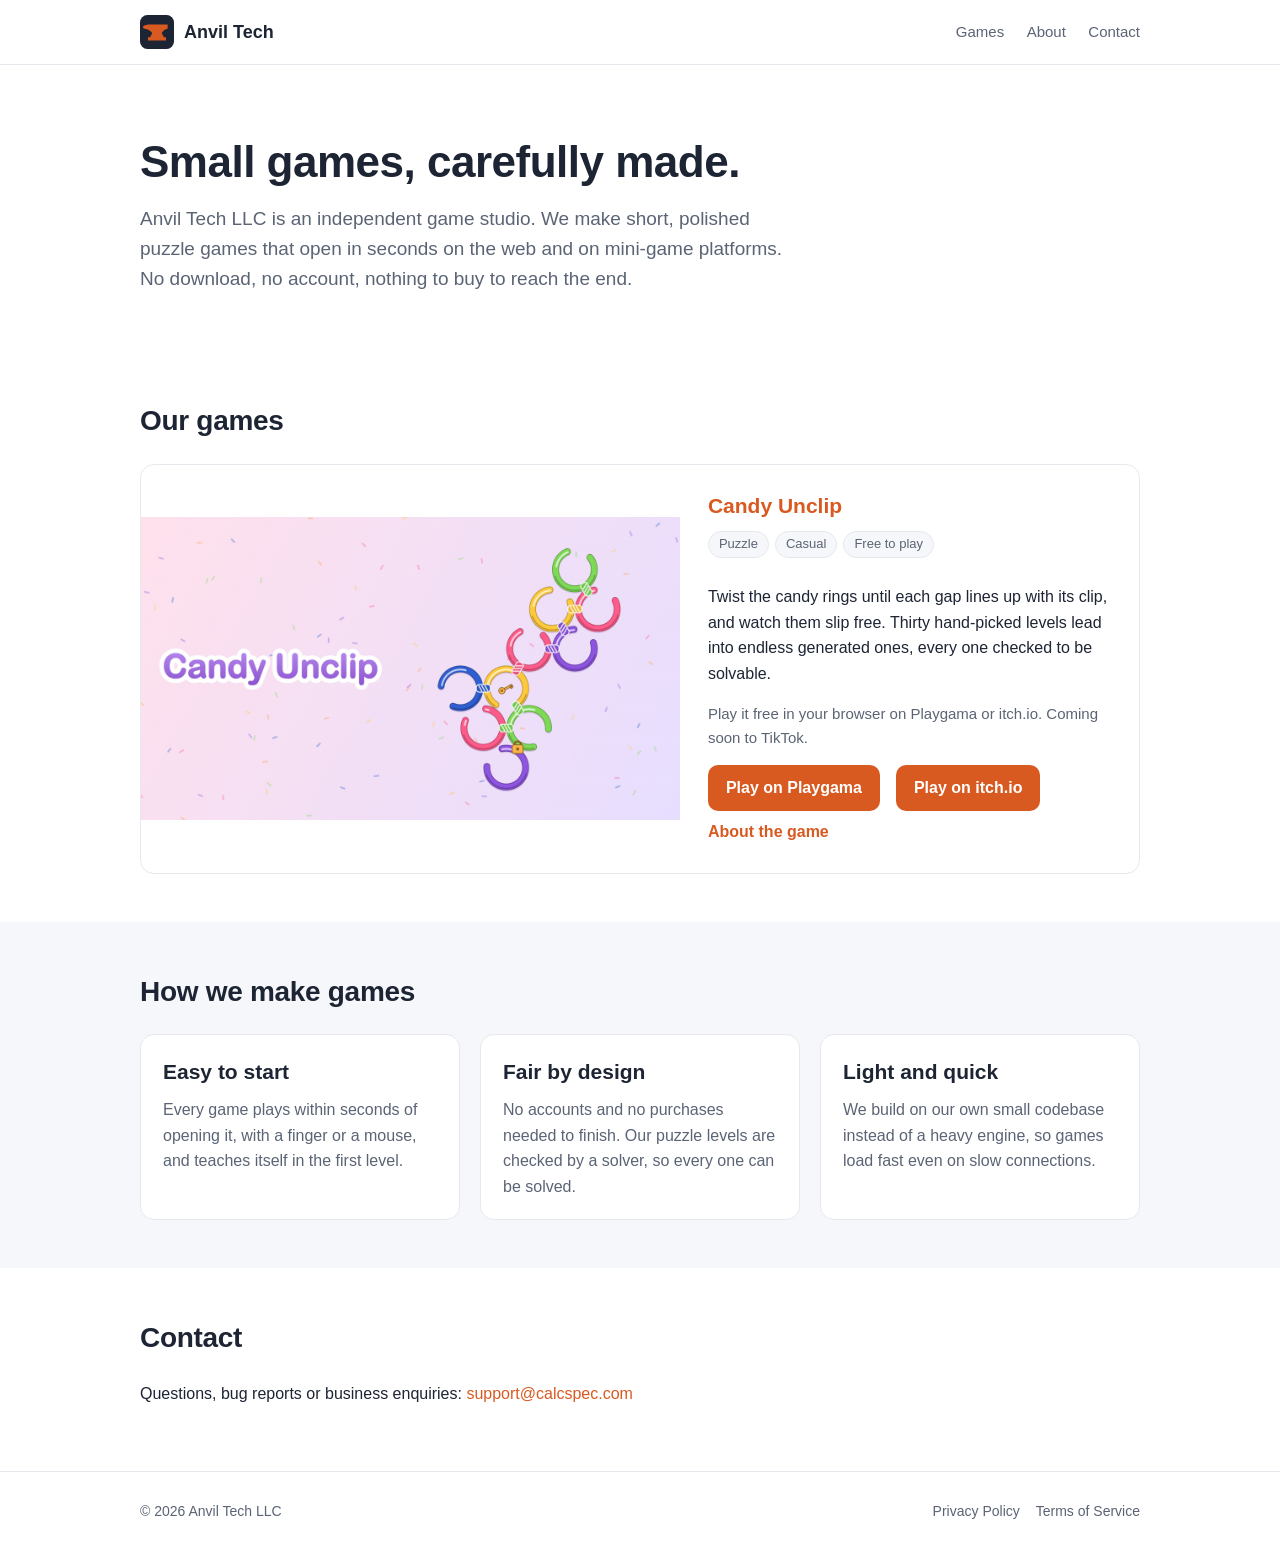
<file: index.html>
<!doctype html>
<html lang="en">
<head>
<meta charset="utf-8">
<meta name="viewport" content="width=device-width, initial-scale=1">
<title>Anvil Tech | Small games, carefully made</title>
<meta name="description" content="Anvil Tech LLC is an independent game studio making short, polished puzzle games for the web and for mini-game platforms.">
<link rel="icon" type="image/svg+xml" href="/assets/logo.svg">
<link rel="stylesheet" href="/assets/style.css">
</head>
<body>
<header class="site">
  <div class="wrap">
    <a class="brand" href="/"><img src="/assets/logo.svg" alt="">Anvil Tech</a>
    <nav class="site">
      <a href="/#games">Games</a>
      <a href="/#about">About</a>
      <a href="/#contact">Contact</a>
    </nav>
  </div>
</header>

<main>
  <div class="wrap hero">
    <h1>Small games, carefully made.</h1>
    <p>Anvil Tech LLC is an independent game studio. We make short, polished puzzle games that open in seconds on the web and on mini-game platforms. No download, no account, nothing to buy to reach the end.</p>
  </div>

  <section id="games">
    <div class="wrap">
      <h2>Our games</h2>
      <div class="card">
        <a href="/games/candy-unclip/"><img src="/assets/img/candy-unclip-cover.jpg" alt="Candy Unclip: candy-coloured rings clipped together" width="1280" height="720"></a>
        <div class="body">
          <h3><a href="/games/candy-unclip/">Candy Unclip</a></h3>
          <span class="tag">Puzzle</span><span class="tag">Casual</span><span class="tag">Free to play</span>
          <p>Twist the candy rings until each gap lines up with its clip, and watch them slip free. Thirty hand-picked levels lead into endless generated ones, every one checked to be solvable.</p>
          <p class="note">Play it free in your browser on Playgama or itch.io. Coming soon to TikTok.</p>
          <div class="actions">
            <a class="btn" href="https://playgama.ai/play/m6q2o6n37qvutb">Play on Playgama</a>
            <a class="btn" href="https://nightgaragegames.itch.io/candy-unclip">Play on itch.io</a>
            <a class="more" href="/games/candy-unclip/">About the game</a>
          </div>
        </div>
      </div>
    </div>
  </section>

  <section id="about" class="soft">
    <div class="wrap">
      <h2>How we make games</h2>
      <div class="grid3">
        <div>
          <h3>Easy to start</h3>
          <p>Every game plays within seconds of opening it, with a finger or a mouse, and teaches itself in the first level.</p>
        </div>
        <div>
          <h3>Fair by design</h3>
          <p>No accounts and no purchases needed to finish. Our puzzle levels are checked by a solver, so every one can be solved.</p>
        </div>
        <div>
          <h3>Light and quick</h3>
          <p>We build on our own small codebase instead of a heavy engine, so games load fast even on slow connections.</p>
        </div>
      </div>
    </div>
  </section>

  <section id="contact">
    <div class="wrap">
      <h2>Contact</h2>
      <p>Questions, bug reports or business enquiries: <a href="mailto:support@calcspec.com">support@calcspec.com</a></p>
    </div>
  </section>
</main>

<footer class="site">
  <div class="wrap">
    <span>© 2026 Anvil Tech LLC</span>
    <span><a href="/privacy/">Privacy Policy</a><a href="/terms/">Terms of Service</a></span>
  </div>
</footer>
</body>
</html>
</file>
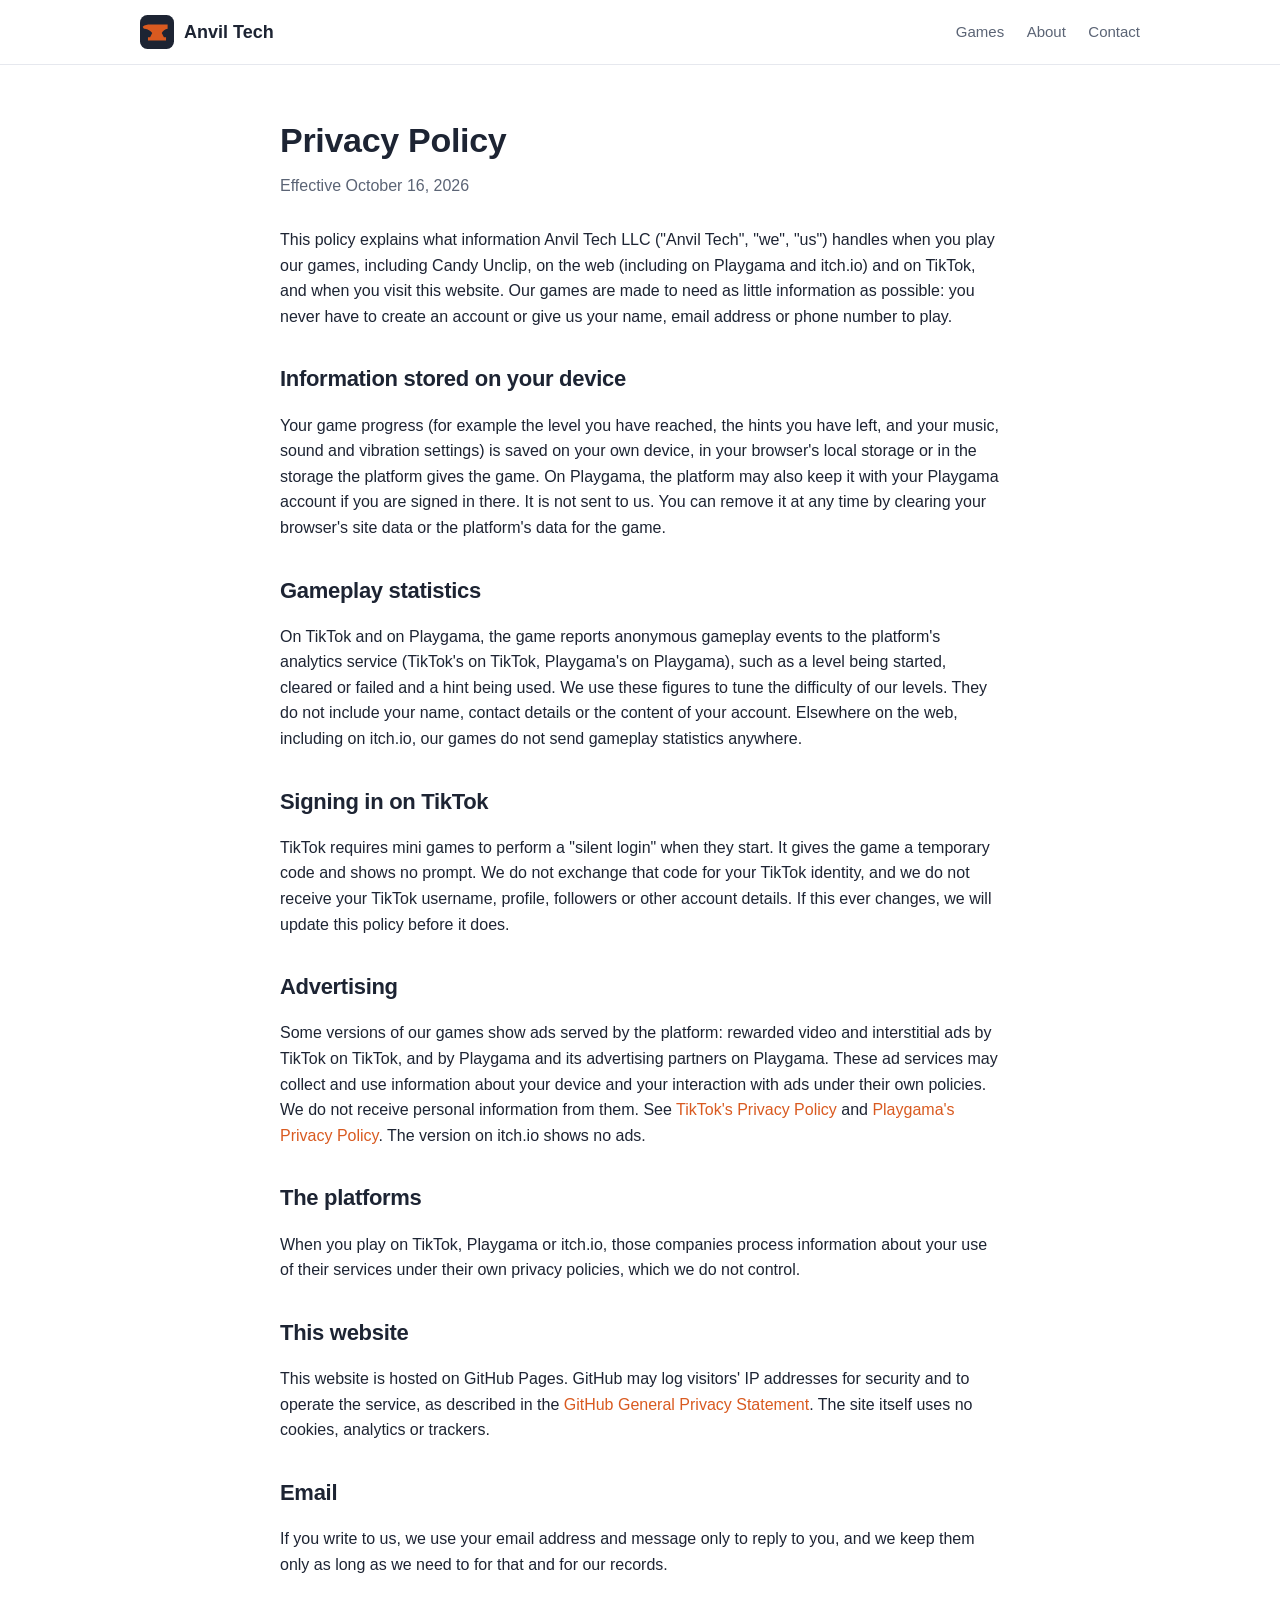
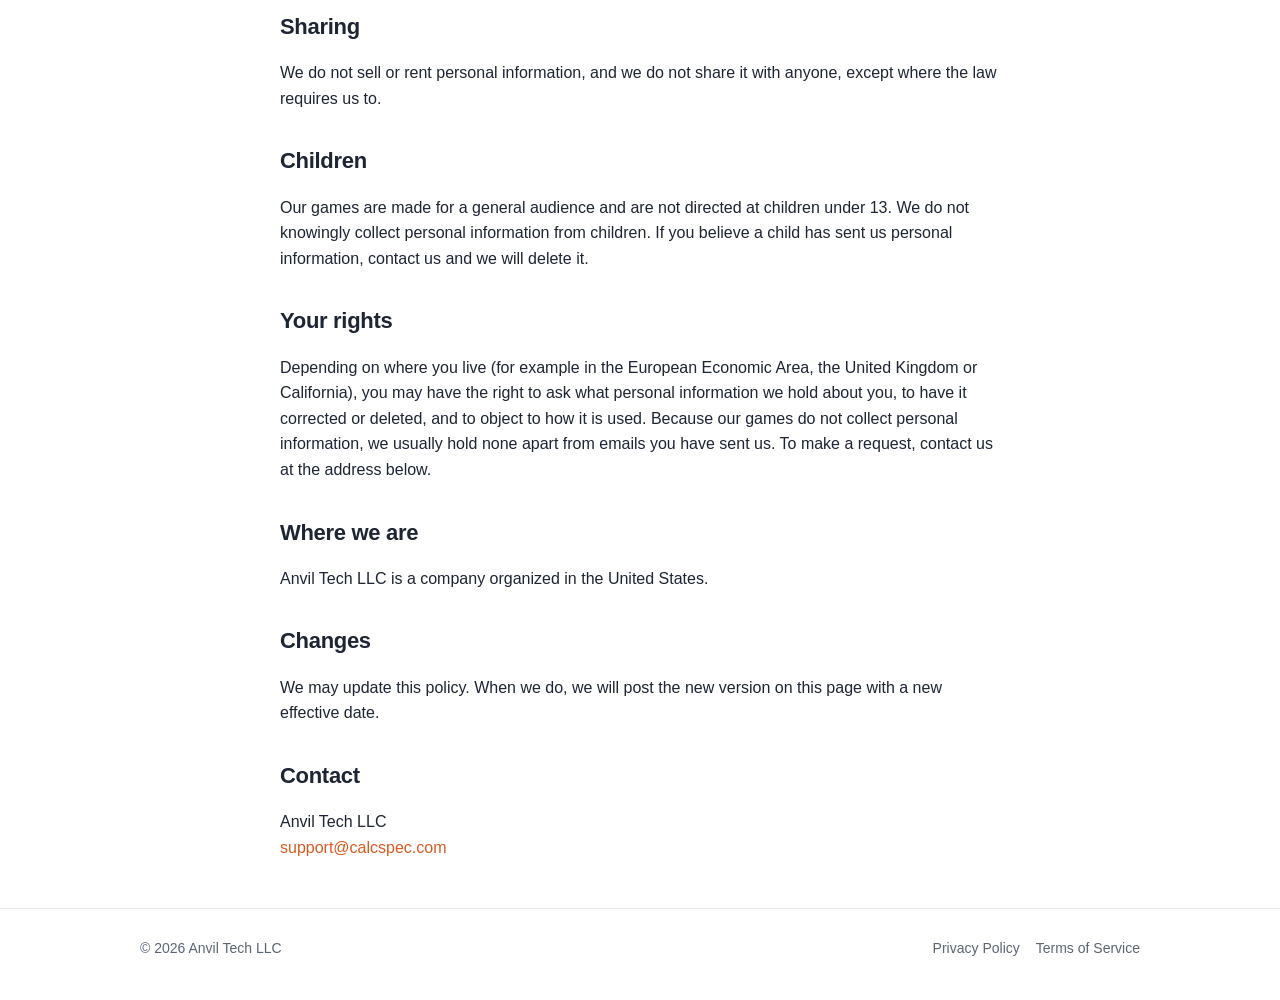
<file: privacy/index.html>
<!doctype html>
<html lang="en">
<head>
<meta charset="utf-8">
<meta name="viewport" content="width=device-width, initial-scale=1">
<title>Privacy Policy | Anvil Tech</title>
<meta name="description" content="How Anvil Tech LLC handles information in its games and on this website.">
<link rel="icon" type="image/svg+xml" href="/assets/logo.svg">
<link rel="stylesheet" href="/assets/style.css">
</head>
<body>
<header class="site">
  <div class="wrap">
    <a class="brand" href="/"><img src="/assets/logo.svg" alt="">Anvil Tech</a>
    <nav class="site">
      <a href="/#games">Games</a>
      <a href="/#about">About</a>
      <a href="/#contact">Contact</a>
    </nav>
  </div>
</header>

<main class="wrap doc">
  <h1>Privacy Policy</h1>
  <p class="date">Effective October 16, 2026</p>

  <p>This policy explains what information Anvil Tech LLC ("Anvil Tech", "we", "us") handles when you play our games, including Candy Unclip, on the web (including on Playgama and itch.io) and on TikTok, and when you visit this website. Our games are made to need as little information as possible: you never have to create an account or give us your name, email address or phone number to play.</p>

  <h2>Information stored on your device</h2>
  <p>Your game progress (for example the level you have reached, the hints you have left, and your music, sound and vibration settings) is saved on your own device, in your browser's local storage or in the storage the platform gives the game. On Playgama, the platform may also keep it with your Playgama account if you are signed in there. It is not sent to us. You can remove it at any time by clearing your browser's site data or the platform's data for the game.</p>

  <h2>Gameplay statistics</h2>
  <p>On TikTok and on Playgama, the game reports anonymous gameplay events to the platform's analytics service (TikTok's on TikTok, Playgama's on Playgama), such as a level being started, cleared or failed and a hint being used. We use these figures to tune the difficulty of our levels. They do not include your name, contact details or the content of your account. Elsewhere on the web, including on itch.io, our games do not send gameplay statistics anywhere.</p>

  <h2>Signing in on TikTok</h2>
  <p>TikTok requires mini games to perform a "silent login" when they start. It gives the game a temporary code and shows no prompt. We do not exchange that code for your TikTok identity, and we do not receive your TikTok username, profile, followers or other account details. If this ever changes, we will update this policy before it does.</p>

  <h2>Advertising</h2>
  <p>Some versions of our games show ads served by the platform: rewarded video and interstitial ads by TikTok on TikTok, and by Playgama and its advertising partners on Playgama. These ad services may collect and use information about your device and your interaction with ads under their own policies. We do not receive personal information from them. See <a href="https://www.tiktok.com/legal/privacy-policy">TikTok's Privacy Policy</a> and <a href="https://playgama.com/confidential">Playgama's Privacy Policy</a>. The version on itch.io shows no ads.</p>

  <h2>The platforms</h2>
  <p>When you play on TikTok, Playgama or itch.io, those companies process information about your use of their services under their own privacy policies, which we do not control.</p>

  <h2>This website</h2>
  <p>This website is hosted on GitHub Pages. GitHub may log visitors' IP addresses for security and to operate the service, as described in the <a href="https://docs.github.com/en/site-policy/privacy-policies/github-general-privacy-statement">GitHub General Privacy Statement</a>. The site itself uses no cookies, analytics or trackers.</p>

  <h2>Email</h2>
  <p>If you write to us, we use your email address and message only to reply to you, and we keep them only as long as we need to for that and for our records.</p>

  <h2>Sharing</h2>
  <p>We do not sell or rent personal information, and we do not share it with anyone, except where the law requires us to.</p>

  <h2>Children</h2>
  <p>Our games are made for a general audience and are not directed at children under 13. We do not knowingly collect personal information from children. If you believe a child has sent us personal information, contact us and we will delete it.</p>

  <h2>Your rights</h2>
  <p>Depending on where you live (for example in the European Economic Area, the United Kingdom or California), you may have the right to ask what personal information we hold about you, to have it corrected or deleted, and to object to how it is used. Because our games do not collect personal information, we usually hold none apart from emails you have sent us. To make a request, contact us at the address below.</p>

  <h2>Where we are</h2>
  <p>Anvil Tech LLC is a company organized in the United States.</p>

  <h2>Changes</h2>
  <p>We may update this policy. When we do, we will post the new version on this page with a new effective date.</p>

  <h2>Contact</h2>
  <p>Anvil Tech LLC<br><a href="mailto:support@calcspec.com">support@calcspec.com</a></p>
</main>

<footer class="site">
  <div class="wrap">
    <span>© 2026 Anvil Tech LLC</span>
    <span><a href="/privacy/" aria-current="page">Privacy Policy</a><a href="/terms/">Terms of Service</a></span>
  </div>
</footer>
</body>
</html>
</file>
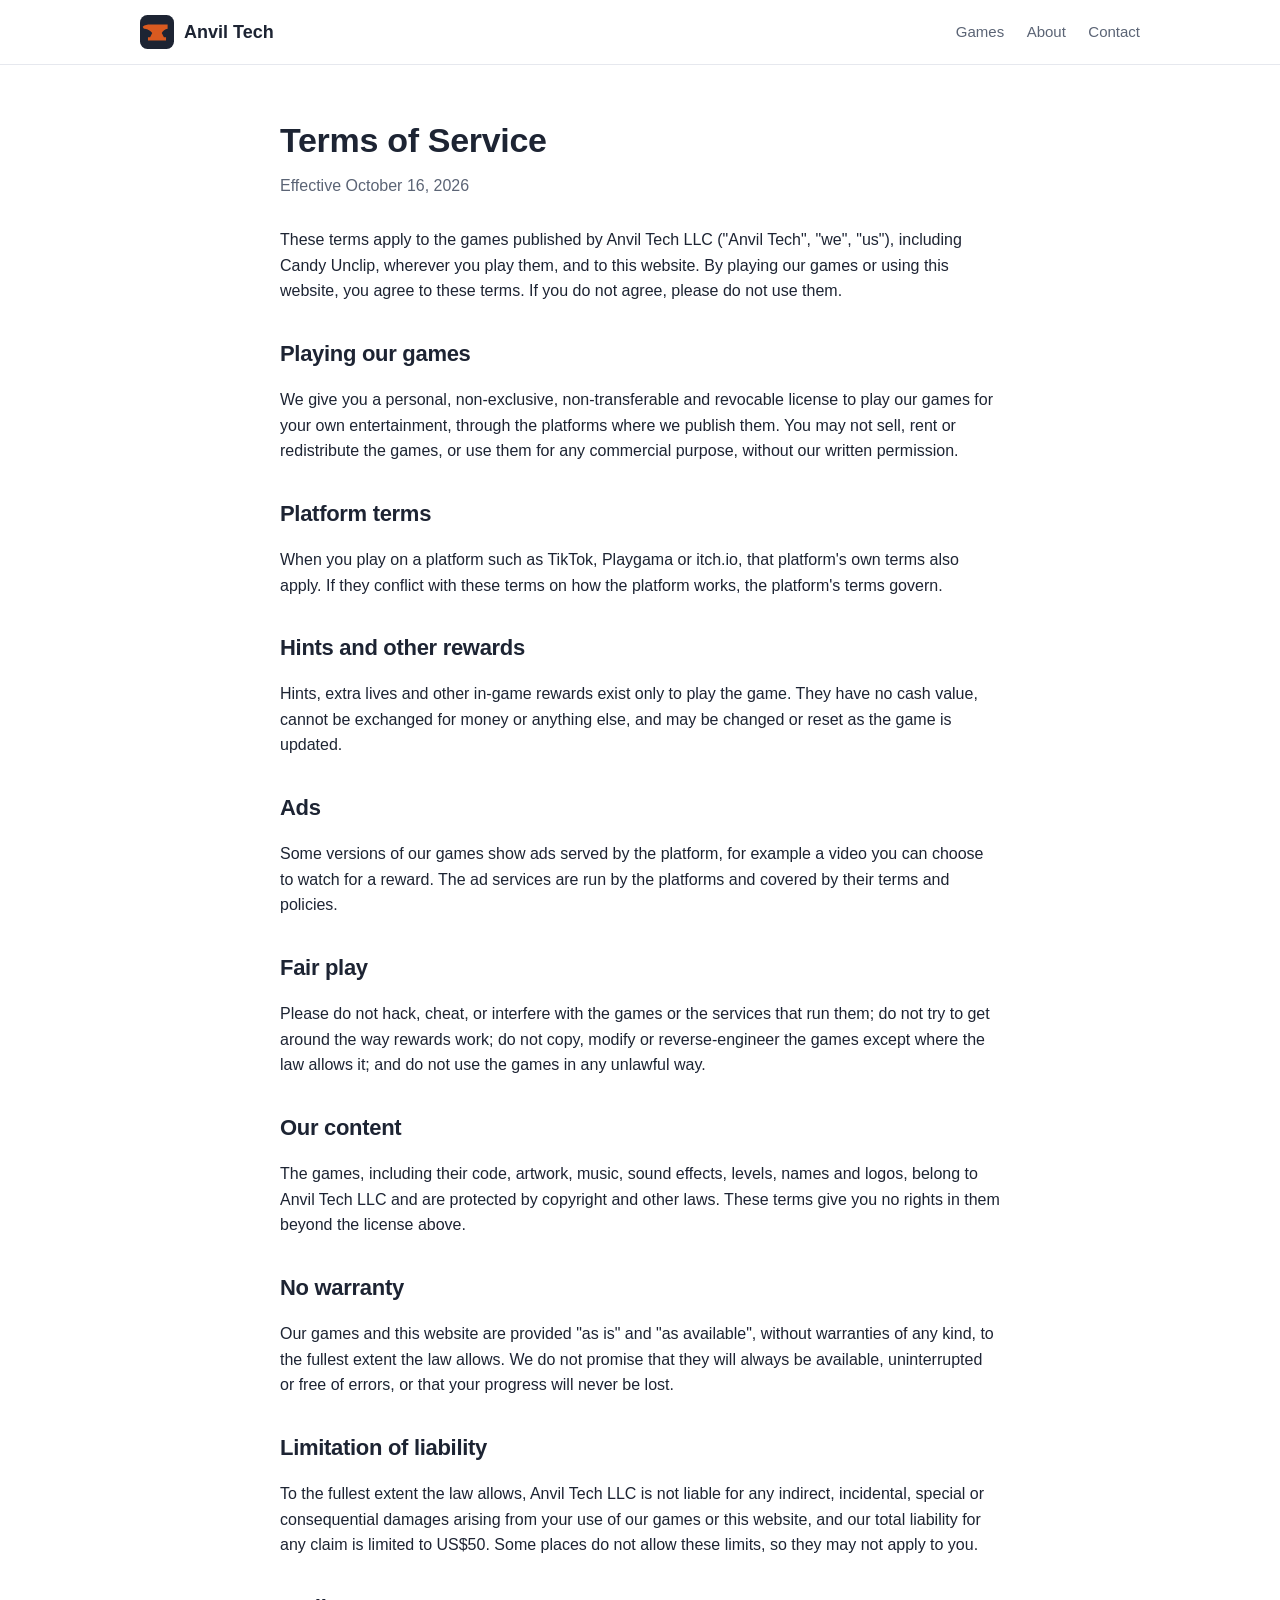
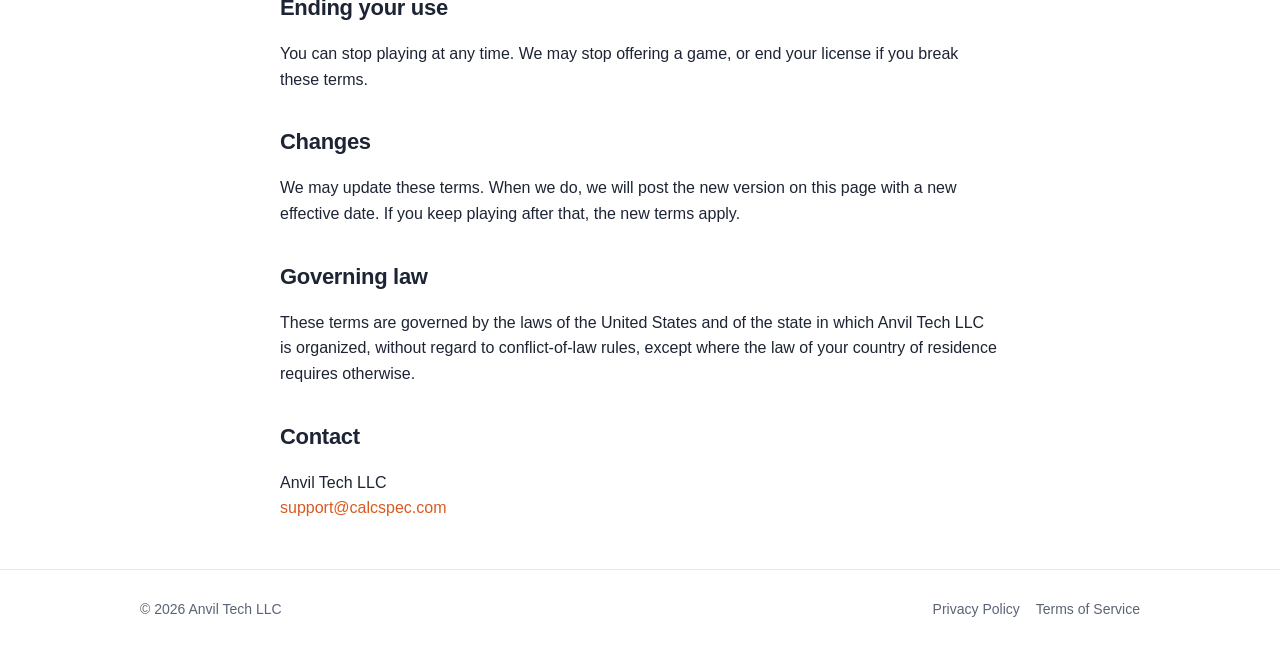
<file: terms/index.html>
<!doctype html>
<html lang="en">
<head>
<meta charset="utf-8">
<meta name="viewport" content="width=device-width, initial-scale=1">
<title>Terms of Service | Anvil Tech</title>
<meta name="description" content="The terms for playing games by Anvil Tech LLC and using this website.">
<link rel="icon" type="image/svg+xml" href="/assets/logo.svg">
<link rel="stylesheet" href="/assets/style.css">
</head>
<body>
<header class="site">
  <div class="wrap">
    <a class="brand" href="/"><img src="/assets/logo.svg" alt="">Anvil Tech</a>
    <nav class="site">
      <a href="/#games">Games</a>
      <a href="/#about">About</a>
      <a href="/#contact">Contact</a>
    </nav>
  </div>
</header>

<main class="wrap doc">
  <h1>Terms of Service</h1>
  <p class="date">Effective October 16, 2026</p>

  <p>These terms apply to the games published by Anvil Tech LLC ("Anvil Tech", "we", "us"), including Candy Unclip, wherever you play them, and to this website. By playing our games or using this website, you agree to these terms. If you do not agree, please do not use them.</p>

  <h2>Playing our games</h2>
  <p>We give you a personal, non-exclusive, non-transferable and revocable license to play our games for your own entertainment, through the platforms where we publish them. You may not sell, rent or redistribute the games, or use them for any commercial purpose, without our written permission.</p>

  <h2>Platform terms</h2>
  <p>When you play on a platform such as TikTok, Playgama or itch.io, that platform's own terms also apply. If they conflict with these terms on how the platform works, the platform's terms govern.</p>

  <h2>Hints and other rewards</h2>
  <p>Hints, extra lives and other in-game rewards exist only to play the game. They have no cash value, cannot be exchanged for money or anything else, and may be changed or reset as the game is updated.</p>

  <h2>Ads</h2>
  <p>Some versions of our games show ads served by the platform, for example a video you can choose to watch for a reward. The ad services are run by the platforms and covered by their terms and policies.</p>

  <h2>Fair play</h2>
  <p>Please do not hack, cheat, or interfere with the games or the services that run them; do not try to get around the way rewards work; do not copy, modify or reverse-engineer the games except where the law allows it; and do not use the games in any unlawful way.</p>

  <h2>Our content</h2>
  <p>The games, including their code, artwork, music, sound effects, levels, names and logos, belong to Anvil Tech LLC and are protected by copyright and other laws. These terms give you no rights in them beyond the license above.</p>

  <h2>No warranty</h2>
  <p>Our games and this website are provided "as is" and "as available", without warranties of any kind, to the fullest extent the law allows. We do not promise that they will always be available, uninterrupted or free of errors, or that your progress will never be lost.</p>

  <h2>Limitation of liability</h2>
  <p>To the fullest extent the law allows, Anvil Tech LLC is not liable for any indirect, incidental, special or consequential damages arising from your use of our games or this website, and our total liability for any claim is limited to US$50. Some places do not allow these limits, so they may not apply to you.</p>

  <h2>Ending your use</h2>
  <p>You can stop playing at any time. We may stop offering a game, or end your license if you break these terms.</p>

  <h2>Changes</h2>
  <p>We may update these terms. When we do, we will post the new version on this page with a new effective date. If you keep playing after that, the new terms apply.</p>

  <h2>Governing law</h2>
  <p>These terms are governed by the laws of the United States and of the state in which Anvil Tech LLC is organized, without regard to conflict-of-law rules, except where the law of your country of residence requires otherwise.</p>

  <h2>Contact</h2>
  <p>Anvil Tech LLC<br><a href="mailto:support@calcspec.com">support@calcspec.com</a></p>
</main>

<footer class="site">
  <div class="wrap">
    <span>© 2026 Anvil Tech LLC</span>
    <span><a href="/privacy/">Privacy Policy</a><a href="/terms/" aria-current="page">Terms of Service</a></span>
  </div>
</footer>
</body>
</html>
</file>
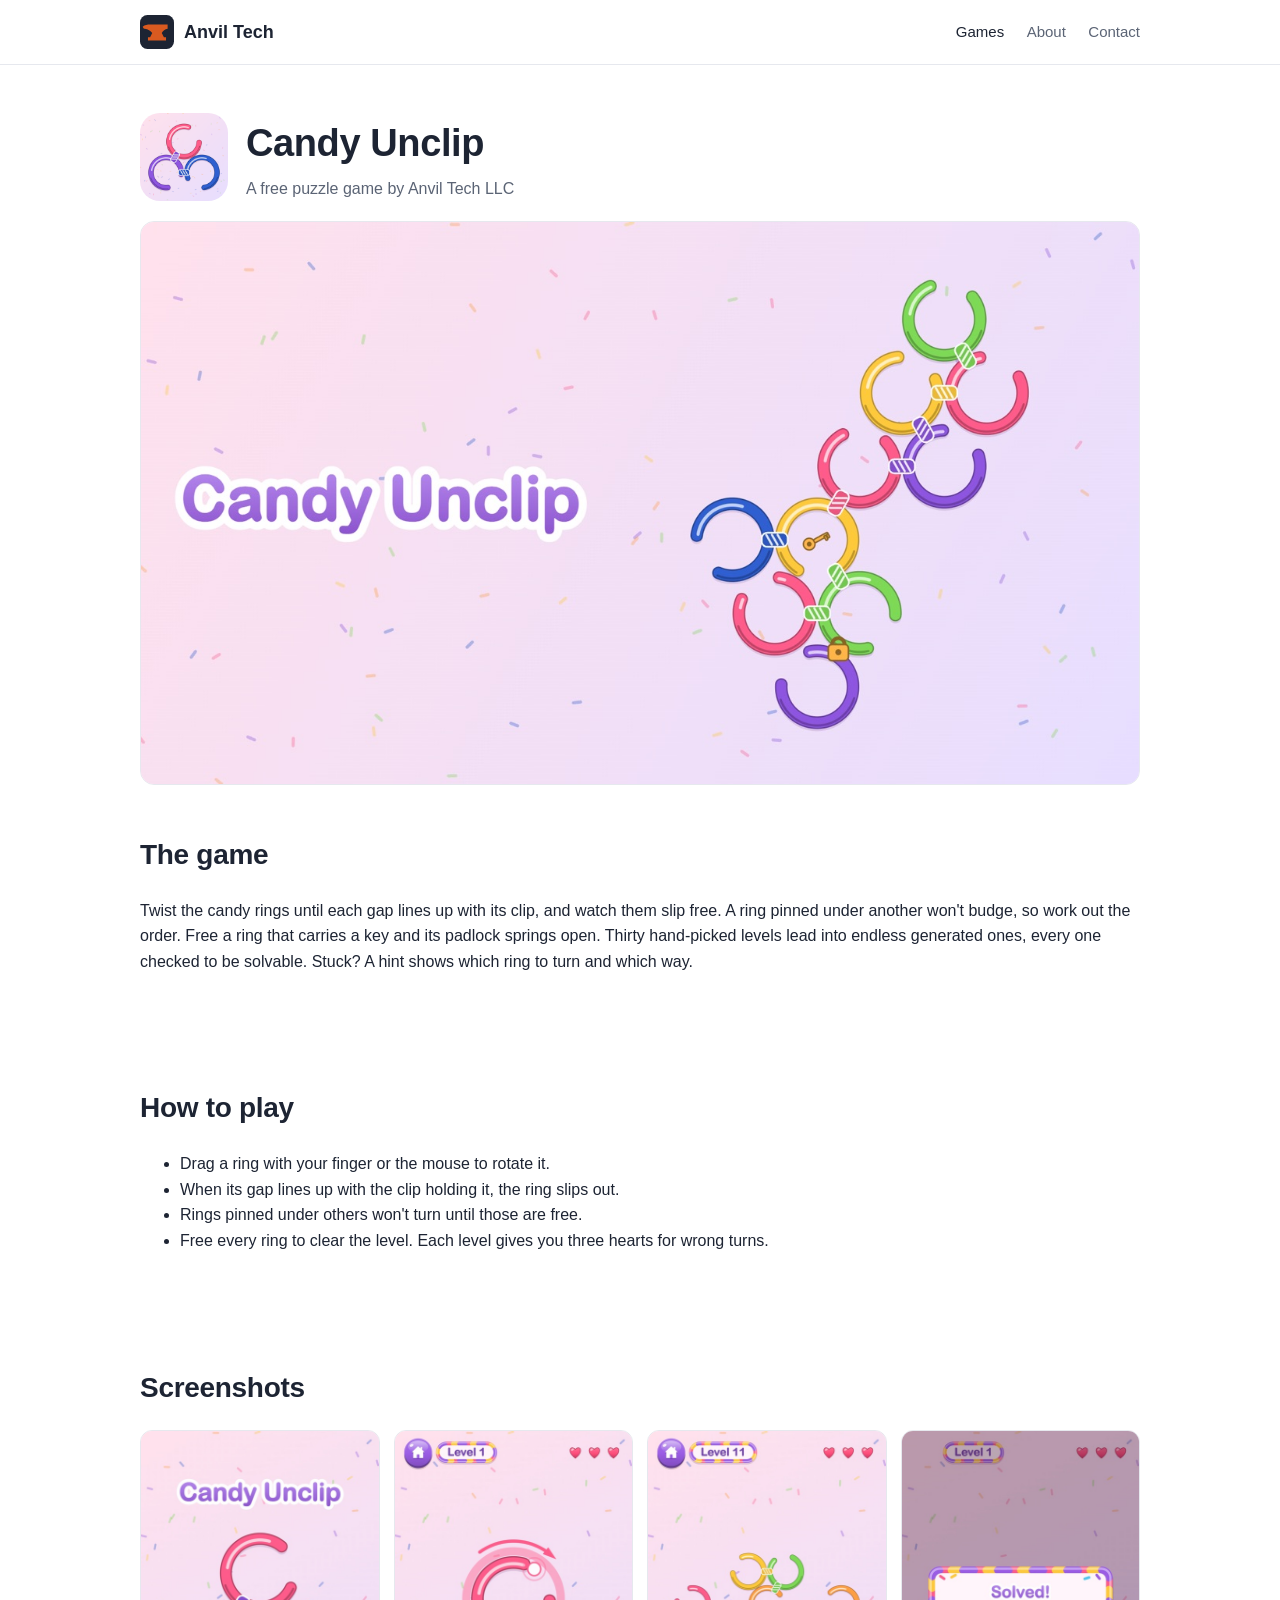
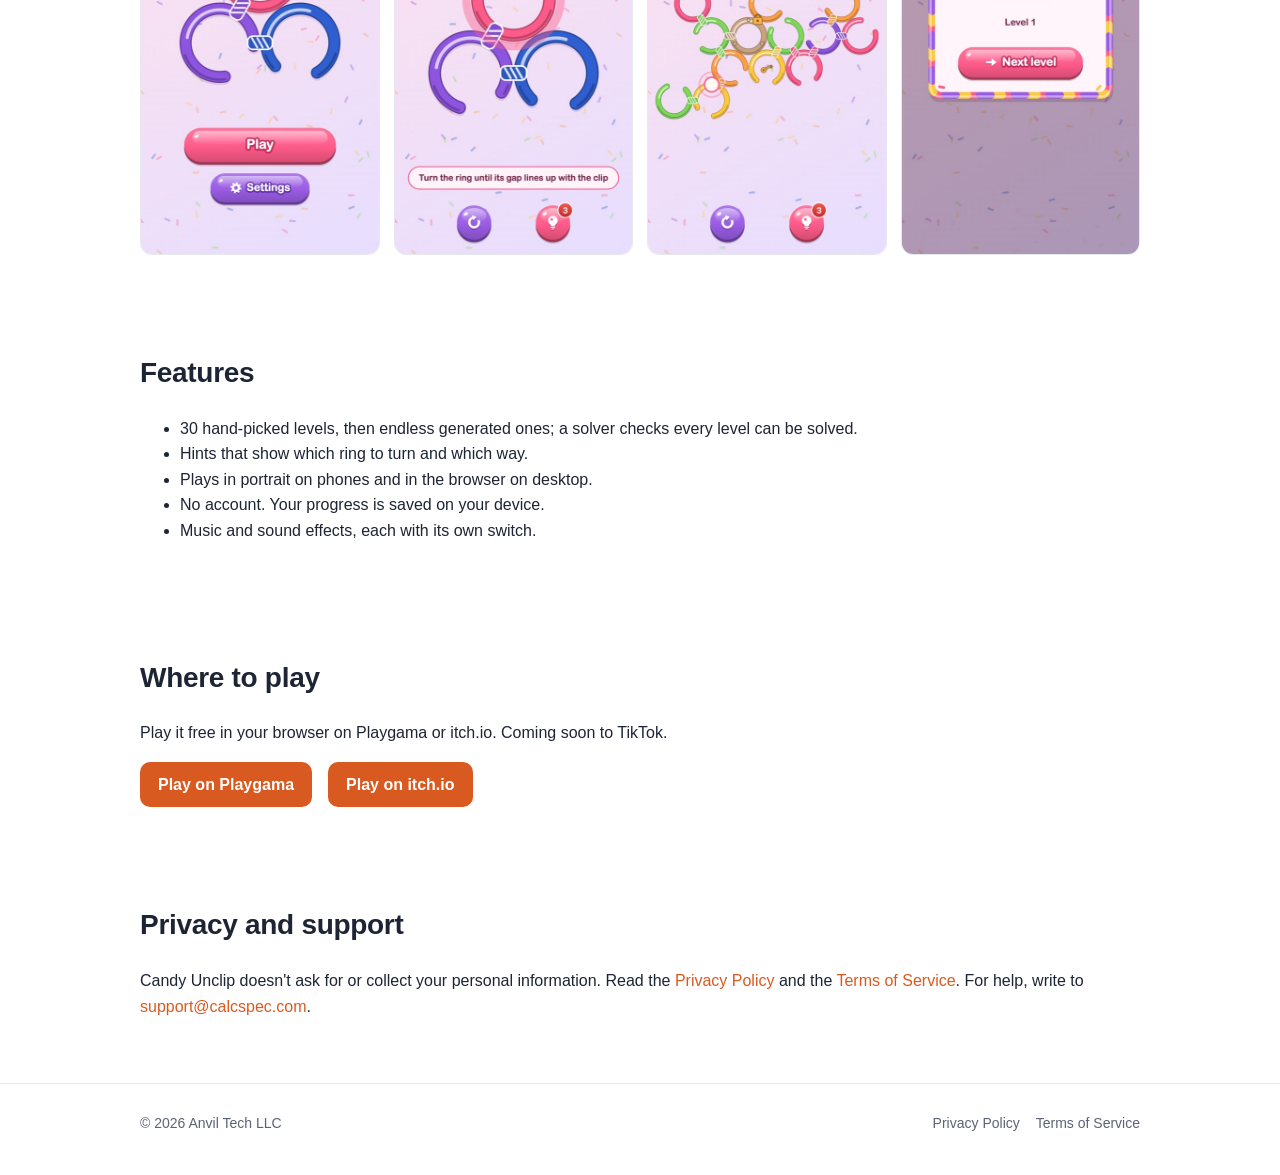
<file: games/candy-unclip/index.html>
<!doctype html>
<html lang="en">
<head>
<meta charset="utf-8">
<meta name="viewport" content="width=device-width, initial-scale=1">
<title>Candy Unclip | Anvil Tech</title>
<meta name="description" content="Candy Unclip: twist the candy rings until each gap lines up with its clip, and watch them slip free. A free puzzle game by Anvil Tech LLC.">
<link rel="icon" type="image/svg+xml" href="/assets/logo.svg">
<link rel="stylesheet" href="/assets/style.css">
</head>
<body>
<header class="site">
  <div class="wrap">
    <a class="brand" href="/"><img src="/assets/logo.svg" alt="">Anvil Tech</a>
    <nav class="site">
      <a href="/#games" aria-current="page">Games</a>
      <a href="/#about">About</a>
      <a href="/#contact">Contact</a>
    </nav>
  </div>
</header>

<main class="wrap">
  <div class="game-head">
    <img src="/assets/img/candy-unclip-icon.png" alt="" width="256" height="256">
    <div>
      <h1>Candy Unclip</h1>
      <p>A free puzzle game by Anvil Tech LLC</p>
    </div>
  </div>

  <img class="cover" src="/assets/img/candy-unclip-cover.jpg" alt="Candy Unclip: candy-coloured rings clipped together" width="1280" height="720">

  <section>
    <h2>The game</h2>
    <p>Twist the candy rings until each gap lines up with its clip, and watch them slip free. A ring pinned under another won't budge, so work out the order. Free a ring that carries a key and its padlock springs open. Thirty hand-picked levels lead into endless generated ones, every one checked to be solvable. Stuck? A hint shows which ring to turn and which way.</p>
  </section>

  <section>
    <h2>How to play</h2>
    <ul>
      <li>Drag a ring with your finger or the mouse to rotate it.</li>
      <li>When its gap lines up with the clip holding it, the ring slips out.</li>
      <li>Rings pinned under others won't turn until those are free.</li>
      <li>Free every ring to clear the level. Each level gives you three hearts for wrong turns.</li>
    </ul>
  </section>

  <section>
    <h2>Screenshots</h2>
    <div class="shots">
      <img src="/assets/img/candy-unclip-screen-1-home.jpg" alt="The home screen" width="506" height="900" loading="lazy">
      <img src="/assets/img/candy-unclip-screen-2-level-1.jpg" alt="Level 1" width="506" height="900" loading="lazy">
      <img src="/assets/img/candy-unclip-screen-3-level-11.jpg" alt="Level 11, with a key and a padlock" width="506" height="900" loading="lazy">
      <img src="/assets/img/candy-unclip-screen-4-win.jpg" alt="A level cleared" width="506" height="900" loading="lazy">
    </div>
  </section>

  <section>
    <h2>Features</h2>
    <ul>
      <li>30 hand-picked levels, then endless generated ones; a solver checks every level can be solved.</li>
      <li>Hints that show which ring to turn and which way.</li>
      <li>Plays in portrait on phones and in the browser on desktop.</li>
      <li>No account. Your progress is saved on your device.</li>
      <li>Music and sound effects, each with its own switch.</li>
    </ul>
  </section>

  <section>
    <h2>Where to play</h2>
    <p>Play it free in your browser on Playgama or itch.io. Coming soon to TikTok.</p>
    <div class="actions">
      <a class="btn" href="https://playgama.ai/play/m6q2o6n37qvutb">Play on Playgama</a>
      <a class="btn" href="https://nightgaragegames.itch.io/candy-unclip">Play on itch.io</a>
    </div>
  </section>

  <section>
    <h2>Privacy and support</h2>
    <p>Candy Unclip doesn't ask for or collect your personal information. Read the <a href="/privacy/">Privacy Policy</a> and the <a href="/terms/">Terms of Service</a>. For help, write to <a href="mailto:support@calcspec.com">support@calcspec.com</a>.</p>
  </section>
</main>

<footer class="site">
  <div class="wrap">
    <span>© 2026 Anvil Tech LLC</span>
    <span><a href="/privacy/">Privacy Policy</a><a href="/terms/">Terms of Service</a></span>
  </div>
</footer>
</body>
</html>
</file>
<file: assets/style.css>
:root {
  --ink: #1d2433;
  --muted: #5b6475;
  --line: #e6e8ee;
  --bg: #ffffff;
  --soft: #f6f7fa;
  --accent: #d95a20;
  --accent-ink: #ffffff;
  --radius: 14px;
  --max: 1040px;
}

* {
  box-sizing: border-box;
}

html {
  -webkit-text-size-adjust: 100%;
}

body {
  margin: 0;
  font: 16px/1.6 -apple-system, BlinkMacSystemFont, "Segoe UI", Roboto, "Helvetica Neue", Arial, sans-serif;
  color: var(--ink);
  background: var(--bg);
}

a {
  color: var(--accent);
  text-decoration: none;
}

a:hover {
  text-decoration: underline;
}

img {
  max-width: 100%;
  height: auto;
  display: block;
}

.wrap {
  max-width: var(--max);
  margin: 0 auto;
  padding: 0 20px;
}

header.site {
  border-bottom: 1px solid var(--line);
}

header.site .wrap {
  display: flex;
  align-items: center;
  justify-content: space-between;
  min-height: 64px;
  gap: 16px;
  flex-wrap: wrap;
}

.brand {
  display: flex;
  align-items: center;
  gap: 10px;
  font-weight: 800;
  font-size: 18px;
  color: var(--ink);
}

.brand:hover {
  text-decoration: none;
}

.brand img {
  width: 34px;
  height: 34px;
}

nav.site a {
  color: var(--muted);
  margin-left: 18px;
  font-size: 15px;
}

nav.site a:hover,
nav.site a[aria-current="page"] {
  color: var(--ink);
  text-decoration: none;
}

.hero {
  padding-top: 72px;
  padding-bottom: 56px;
}

.hero h1 {
  font-size: 44px;
  line-height: 1.15;
  margin: 0 0 16px;
  letter-spacing: -0.5px;
}

.hero p {
  font-size: 19px;
  color: var(--muted);
  max-width: 660px;
  margin: 0;
}

section {
  padding: 48px 0;
}

section.soft {
  background: var(--soft);
}

h2 {
  font-size: 28px;
  margin: 0 0 20px;
  letter-spacing: -0.3px;
}

h3 {
  font-size: 21px;
  margin: 0 0 8px;
}

.card {
  display: grid;
  grid-template-columns: 1.25fr 1fr;
  gap: 28px;
  align-items: center;
  background: #fff;
  border: 1px solid var(--line);
  border-radius: var(--radius);
  overflow: hidden;
}

.card .body {
  padding: 24px 28px 28px 0;
}

.tag {
  display: inline-block;
  font-size: 13px;
  color: var(--muted);
  background: var(--soft);
  border: 1px solid var(--line);
  border-radius: 999px;
  padding: 2px 10px;
  margin: 0 6px 10px 0;
}

.btn {
  display: inline-block;
  background: var(--accent);
  color: var(--accent-ink);
  font-weight: 700;
  padding: 10px 18px;
  border-radius: 10px;
  margin-top: 8px;
}

.btn:hover {
  text-decoration: none;
  filter: brightness(1.06);
}

/* Buttons and links side by side; what wraps starts at the left edge. */
.actions {
  display: flex;
  flex-wrap: wrap;
  align-items: center;
  gap: 8px 16px;
  margin-top: 8px;
}

.actions .btn,
.actions .more {
  margin: 0;
}

.more {
  display: inline-block;
  margin: 8px 0 0 16px;
  font-weight: 600;
}

.note {
  color: var(--muted);
  font-size: 15px;
}

.grid3 {
  display: grid;
  grid-template-columns: repeat(3, 1fr);
  gap: 20px;
}

.grid3 > div {
  background: #fff;
  border: 1px solid var(--line);
  border-radius: var(--radius);
  padding: 20px 22px;
}

.grid3 p {
  margin: 0;
  color: var(--muted);
}

.game-head {
  display: flex;
  align-items: center;
  gap: 18px;
  margin: 48px 0 20px;
}

.game-head img {
  width: 88px;
  height: 88px;
  border-radius: 20px;
}

.game-head h1 {
  font-size: 38px;
  margin: 0;
  letter-spacing: -0.4px;
}

.game-head p {
  margin: 2px 0 0;
  color: var(--muted);
}

.cover {
  border-radius: var(--radius);
  border: 1px solid var(--line);
}

.shots {
  display: grid;
  grid-template-columns: repeat(4, 1fr);
  gap: 14px;
}

.shots img {
  border-radius: 12px;
  border: 1px solid var(--line);
}

.doc {
  max-width: 760px;
  padding-bottom: 32px;
}

.doc h1 {
  font-size: 34px;
  margin: 48px 0 6px;
  letter-spacing: -0.3px;
}

.doc .date {
  color: var(--muted);
  margin: 0 0 28px;
}

.doc h2 {
  font-size: 22px;
  margin: 32px 0 10px;
}

.doc li {
  margin: 4px 0;
}

footer.site {
  border-top: 1px solid var(--line);
  padding: 28px 0 40px;
  color: var(--muted);
  font-size: 14px;
}

footer.site .wrap {
  display: flex;
  flex-wrap: wrap;
  justify-content: space-between;
  gap: 12px;
}

footer.site a {
  color: var(--muted);
  margin-left: 16px;
}

@media (max-width: 760px) {
  .hero {
    padding-top: 44px;
    padding-bottom: 32px;
  }

  .hero h1 {
    font-size: 32px;
  }

  .card {
    grid-template-columns: 1fr;
    gap: 0;
  }

  .card .body {
    padding: 20px 20px 24px;
  }

  .grid3 {
    grid-template-columns: 1fr;
  }

  .shots {
    grid-template-columns: repeat(2, 1fr);
  }

  nav.site a {
    margin: 0 14px 0 0;
    font-size: 14px;
  }

  header.site .wrap {
    padding-top: 10px;
    padding-bottom: 10px;
  }

  .game-head h1 {
    font-size: 30px;
  }

  footer.site a {
    margin: 0 16px 0 0;
  }
}
</file>
